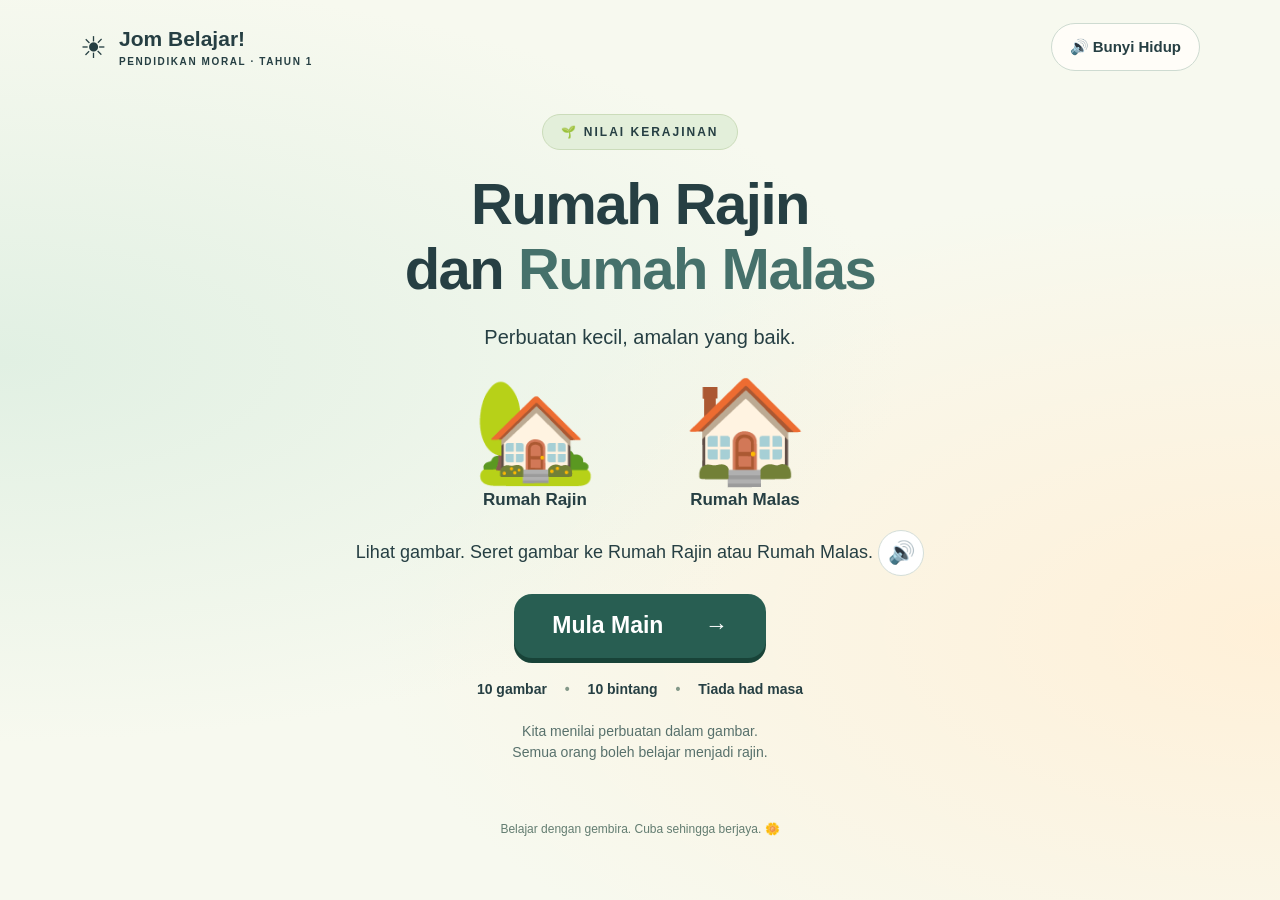
<file: index.html>
<!doctype html>
<html lang="ms"><head><meta charset="utf-8"><meta name="viewport" content="width=device-width,initial-scale=1"><title>Rumah Rajin dan Rumah Malas</title><link rel="stylesheet" href="style.css"></head>
<body><header><a class="brand" href="./">☀ <span>Jom Belajar!<small>PENDIDIKAN MORAL · TAHUN 1</small></span></a><button id="sound" aria-pressed="true">🔊 Bunyi Hidup</button></header>
<main><section id="welcome" class="welcome"><span class="pill">🌱 NILAI KERAJINAN</span><h1>Rumah Rajin<br>dan <span>Rumah Malas</span></h1><p>Perbuatan kecil, amalan yang baik.</p><div class="intro-houses" aria-hidden="true"><div>🏡<strong>Rumah Rajin</strong></div><div>🏠<strong>Rumah Malas</strong></div></div><p class="instruction">Lihat gambar. Seret gambar ke Rumah Rajin atau Rumah Malas. <button class="voice" data-say="Lihat gambar. Seret gambar ke Rumah Rajin atau Rumah Malas." aria-label="Dengar arahan">🔊</button></p><button id="start" class="primary">Mula Main <span>→</span></button><div class="facts">10 gambar <span>•</span> 10 bintang <span>•</span> Tiada had masa</div><p class="note">Kita menilai perbuatan dalam gambar.<br>Semua orang boleh belajar menjadi rajin.</p></section>
<section id="game" hidden><div class="game-head"><div><span class="eyebrow">MARI KELASKAN GAMBAR</span><h1>Ke rumah yang mana?</h1></div><div class="score"><strong id="progress">Selesai: 0/10</strong><span id="stars">⭐ 0/10</span></div></div><div class="track"><div id="bar"></div></div><p class="instruction">Lihat gambar. Seret gambar ke Rumah Rajin atau Rumah Malas. <button class="voice" data-say="Lihat gambar. Seret gambar ke Rumah Rajin atau Rumah Malas. Atau sentuh gambar, kemudian sentuh rumah." aria-label="Dengar arahan">🔊</button></p><div class="play-area"><div class="houses"><button class="house rajin" data-house="rajin"><span class="roof"></span><span class="house-content"><span class="house-icon">🌻</span><strong>RUMAH RAJIN</strong><span class="drop-text">Letakkan gambar di sini</span><span class="collected" id="collected-rajin"></span><span class="door" aria-hidden="true"></span></span></button><button class="house malas" data-house="malas"><span class="roof"></span><span class="house-content"><span class="house-icon">☁️</span><strong>RUMAH MALAS</strong><span class="drop-text">Letakkan gambar di sini</span><span class="collected" id="collected-malas"></span><span class="door" aria-hidden="true"></span></span></button></div><div class="card-zone"><div class="card-shell"><button id="card" class="card" aria-pressed="false"><img id="picture" draggable="false" alt=""><span id="caption"></span></button><button id="caption-sound" class="voice" aria-label="Dengar kapsyen gambar">🔊</button></div><p id="hint">Seret gambar, atau sentuh gambar kemudian rumah.</p></div></div><p id="feedback" role="status" aria-live="polite">Kamu boleh! Lihat perbuatannya dengan teliti.</p></section>
<section id="finish" hidden><div class="trophy">🏆</div><span class="pill">⭐ 10 / 10 BINTANG</span><h1>Tahniah! Kamu berjaya<br>mengelaskan 10 gambar!</h1><p>Mari amalkan kerajinan setiap hari.</p><h2>Ini perbuatan rajin yang boleh kita amalkan:</h2><div id="review"></div><button id="replay" class="primary">↻ Main Semula</button><p class="note">Rajin dan malas merujuk kepada perbuatan, bukan gelaran seseorang.</p></section><p id="audio-note" role="status"></p></main><footer>Belajar dengan gembira. Cuba sehingga berjaya. 🌼</footer><script src="game.js"></script></body></html>
</file>
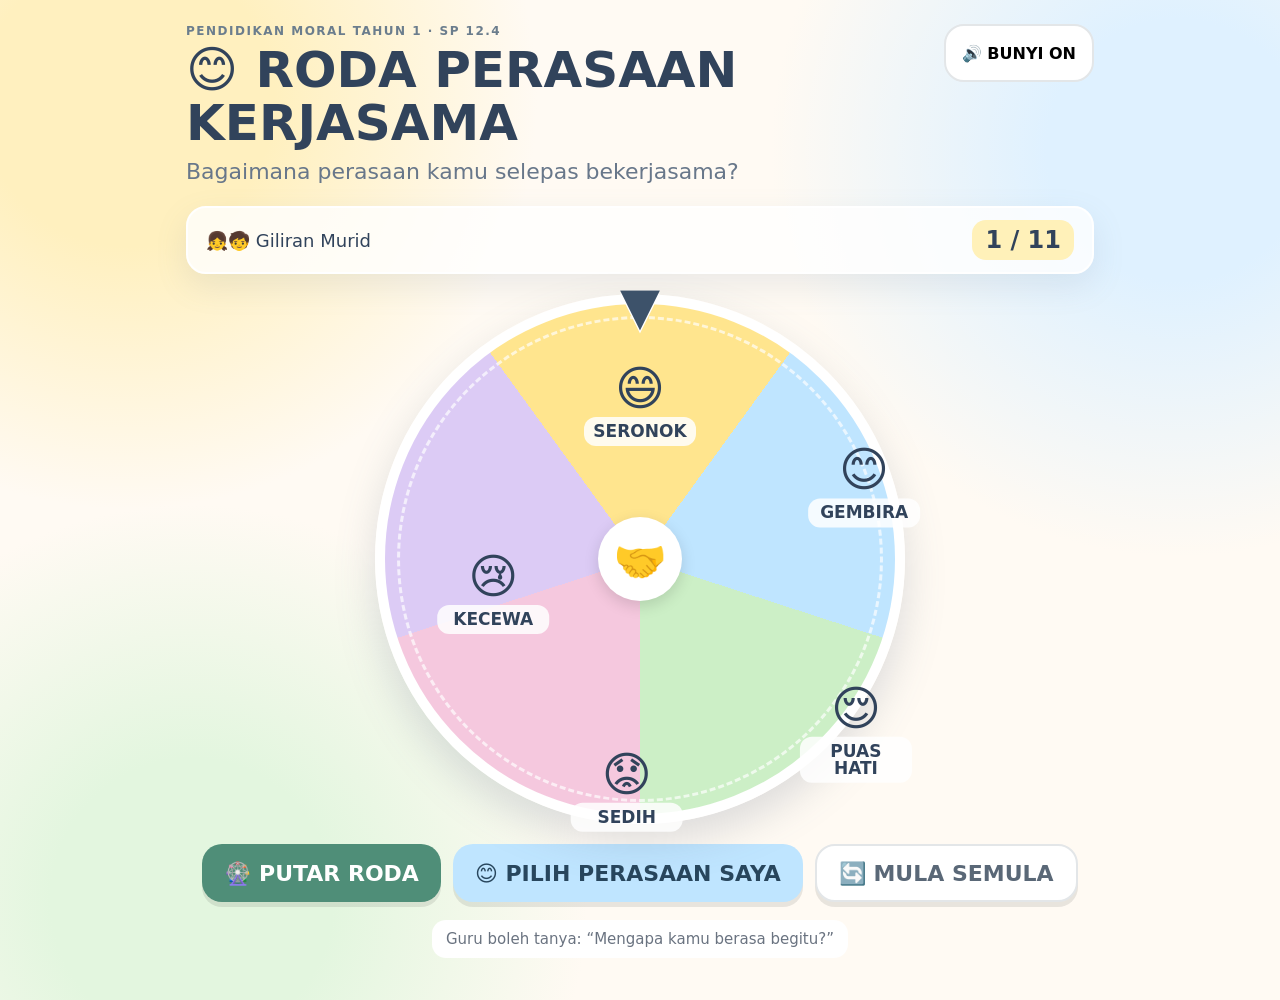
<file: roda-perasaan.html>
<!doctype html>
<html lang="ms">
<head>
  <meta charset="utf-8">
  <meta name="viewport" content="width=device-width,initial-scale=1,viewport-fit=cover">
  <meta name="theme-color" content="#fffaf3">
  <title>Roda Perasaan Kerjasama</title>
  <link rel="stylesheet" href="roda-style.css">
</head>
<body>
  <main class="app">
    <header class="topbar">
      <div>
        <p class="kicker">PENDIDIKAN MORAL TAHUN 1 · SP 12.4</p>
        <h1>😊 RODA PERASAAN KERJASAMA</h1>
        <p class="subtitle">Bagaimana perasaan kamu selepas bekerjasama?</p>
      </div>
      <button id="soundBtn" class="small-btn" aria-pressed="true">🔊 BUNYI ON</button>
    </header>

    <section class="turn-card" aria-live="polite">
      <span>👧🧒 Giliran Murid</span>
      <strong id="turnText">1 / 11</strong>
    </section>

    <section id="mainScreen" class="screen active">
      <div class="wheel-wrap">
        <div class="pointer" aria-hidden="true">▼</div>
        <div id="wheel" class="wheel" role="img" aria-label="Roda perasaan">
          <div class="wheel-label l1"><span>😄</span><b>SERONOK</b></div>
          <div class="wheel-label l2"><span>😊</span><b>GEMBIRA</b></div>
          <div class="wheel-label l3"><span>😌</span><b>PUAS HATI</b></div>
          <div class="wheel-label l4"><span>😟</span><b>SEDIH</b></div>
          <div class="wheel-label l5"><span>😢</span><b>KECEWA</b></div>
          <div class="wheel-center">🤝</div>
        </div>
      </div>

      <div class="actions">
        <button id="spinBtn" class="btn primary">🎡 PUTAR RODA</button>
        <button id="chooseBtn" class="btn secondary">😊 PILIH PERASAAN SAYA</button>
        <button id="resetBtn" class="btn ghost">🔄 MULA SEMULA</button>
      </div>
      <p class="teacher-tip">Guru boleh tanya: “Mengapa kamu berasa begitu?”</p>
    </section>

    <section id="confirmScreen" class="screen">
      <div id="bigEmoji" class="big-emoji">😊</div>
      <h2 id="pickedName">GEMBIRA</h2>
      <p class="question">Adakah ini perasaan kamu selepas bekerjasama?</p>
      <div class="actions two">
        <button id="yesBtn" class="btn primary">✅ YA</button>
        <button id="otherBtn" class="btn secondary">🔄 PILIH EMOJI LAIN</button>
      </div>
    </section>

    <section id="chooseScreen" class="screen">
      <h2>😊 Pilih perasaan kamu</h2>
      <p>Tekan satu kad yang paling sesuai.</p>
      <div id="emotionCards" class="emotion-grid"></div>
      <button id="backBtn" class="btn ghost">← KEMBALI</button>
    </section>

    <section id="sentenceScreen" class="screen">
      <div id="sentenceEmoji" class="big-emoji">😊</div>
      <h2 id="sentenceTitle">SAYA BERASA GEMBIRA</h2>
      <div id="sentenceGuide" class="sentence-box">“Saya berasa gembira kerana __________.”</div>
      <h3>Contoh jawapan</h3>
      <div id="examples" class="examples"></div>
      <div class="followup">
        <strong>Soalan guru:</strong>
        <span id="followupText">Mengapa kamu berasa begitu?</span>
      </div>
      <button id="nextBtn" class="btn primary next">➡️ MURID SETERUSNYA</button>
    </section>

    <section id="finishScreen" class="screen finish">
      <div class="stars" aria-hidden="true">🌟 ✨ 🌟</div>
      <h2>SYABAS SEMUA!</h2>
      <p>Kita mempunyai perasaan yang berbeza, tetapi kita boleh terus bekerjasama dan membantu antara satu sama lain.</p>
      <div class="friends" aria-label="Murid pelbagai kaum bekerjasama">🧒🏻 🤝 👧🏽 🤝 🧒🏾 🤝 👧🏻</div>
      <button id="playAgainBtn" class="btn primary">🔄 MAIN SEMULA</button>
    </section>

    <div id="confetti" class="confetti" aria-hidden="true"></div>
  </main>
  <script src="roda-script.js"></script>
</body>
</html>
</file>
<file: style.css>
:root{font-family:ui-rounded,'Trebuchet MS',Arial,sans-serif;color:#263f43;background:#f7f9ef;font-synthesis:none}*{box-sizing:border-box}body{margin:0;background:radial-gradient(ellipse at 0 40%,#e1f0e3,transparent 50%),radial-gradient(ellipse at 100% 70%,#fff0d8,transparent 50%);min-height:100vh}button,a{-webkit-tap-highlight-color:transparent}button{font:inherit;cursor:pointer;color:inherit;border:0}button:focus-visible,a:focus-visible{outline:4px solid #2865ab;outline-offset:5px}button:disabled{cursor:default}[hidden]{display:none!important}header{max-width:1180px;margin:auto;display:flex;justify-content:space-between;align-items:center;padding:23px 30px;gap:12px}.brand{text-decoration:none;color:inherit;display:flex;gap:12px;align-items:center;font-size:30px;font-weight:900}.brand span{font-size:21px}.brand small{display:block;font-size:10px;letter-spacing:1.6px;margin-top:5px}#sound{border:1px solid #cedbd1;background:#fffdf8;border-radius:30px;padding:13px 18px;font-size:15px;font-weight:bold;min-height:48px}main{max-width:1100px;margin:auto;padding:20px 28px}.welcome{text-align:center;max-width:690px;margin:auto}.pill{display:inline-block;background:#e3efda;border:1px solid #cbdcba;border-radius:30px;padding:10px 18px;letter-spacing:2px;font-size:12px;font-weight:bold}h1{font-size:clamp(34px,5vw,58px);line-height:1.12;letter-spacing:-1.5px;margin:22px 0 15px}h1 span{color:#46716b}p{font-size:20px;line-height:1.5}.intro-houses{display:flex;justify-content:center;gap:85px;margin:20px}.intro-houses div{font-size:100px}.intro-houses strong{display:block;font-size:17px}.instruction{font-size:18px;text-align:center;margin:18px auto}.voice{border-radius:50%;background:white;border:1px solid #d4ded9;min-width:46px;min-height:46px;font-size:22px;vertical-align:middle}.primary{background:#285e52;color:white;border-radius:18px;padding:18px 38px;font-size:23px;font-weight:bold;box-shadow:0 5px 0 #184338;min-height:64px}.primary:hover{background:#347465}.primary span{margin-left:35px}.facts{font-size:14px;margin-top:23px;font-weight:bold}.facts span{padding:0 14px;color:#839888}.note{font-size:14px;color:#58716c;margin:24px 0}.game-head{display:flex;justify-content:space-between;align-items:center;gap:15px}.eyebrow{font-size:11px;letter-spacing:2px;font-weight:bold;color:#52786a}.game-head h1{font-size:35px;margin:9px 0}.score{display:flex;gap:15px;align-items:center;background:white;padding:12px 18px;border-radius:18px;white-space:nowrap}.score span{padding:8px;background:#fff4ca;border-radius:10px}.track{background:#dce8da;height:8px;border-radius:10px;margin:15px 0;overflow:hidden}#bar{height:100%;background:#79a783;width:0;transition:width .4s}.play-area{display:grid;grid-template-columns:1.4fr 1fr;gap:35px;align-items:center;margin-top:25px}.houses{display:grid;grid-template-columns:1fr 1fr;gap:20px;align-items:end}.house{position:relative;background:none;padding:0;padding-top:70px;min-width:0;transition:transform .2s,filter .2s}.roof{position:absolute;inset:0 0 auto;height:100px;background:#83afa0;clip-path:polygon(50% 0,100% 75%,100% 91%,0 91%,0 75%)}.malas .roof{background:#b9a7ca}.house-content{position:relative;display:flex;align-items:center;flex-direction:column;background:#dbeadc;border:3px solid #aac9b5;border-top:0;border-radius:0 0 16px 16px;min-height:270px;margin:0 10px;padding:15px 8px 0;overflow:hidden}.malas .house-content{background:#ede4f0;border-color:#cbbbd6}.house-icon{font-size:32px;margin-bottom:10px}.house strong{font-size:20px;white-space:nowrap}.drop-text{font-size:13px;margin:10px 0}.door{margin-top:auto;width:55px;height:65px;background:#b4ccbb;border-radius:30px 30px 0 0}.malas .door{background:#d1bfdb}.collected{display:flex;flex-wrap:wrap;gap:4px;justify-content:center;margin:5px 0;min-height:45px}.collected img{width:35px;height:35px;border:2px solid white;border-radius:8px;object-fit:cover}.house.over{transform:scale(1.04);filter:drop-shadow(0 0 7px #496e5a)}.card-shell{position:relative}.card{display:block;width:100%;background:#fffdf8;border:3px solid white;border-radius:24px;padding:10px 10px 20px;box-shadow:0 9px 30px #34554716;touch-action:none;user-select:none;cursor:grab;transition:opacity .2s,transform .3s}.card img{display:block;width:100%;aspect-ratio:1;object-fit:contain;border-radius:17px;pointer-events:none}.card span{display:block;font-size:23px;line-height:1.2;font-weight:bold;margin:12px 32px 0 5px;min-height:56px}.card.selected{border-color:#3e7c67;box-shadow:0 0 0 5px #c9e1d2}.card-shell>.voice{position:absolute;right:13px;bottom:20px}.card.flying{opacity:0;transform:scale(.2) translateY(-50px)}.drag-ghost{position:fixed;z-index:100;pointer-events:none;width:150px;border-radius:16px;border:4px solid white;box-shadow:0 9px 25px #0003}#hint{font-size:14px;text-align:center;margin:15px 0 0}#feedback{font-size:20px;text-align:center;min-height:48px;font-weight:bold;padding:12px;background:#ffffff9c;border-radius:14px}#feedback.error{background:#fff0d3}#feedback.success{background:#d7eddc}#finish{text-align:center}.trophy{font-size:68px;margin:5px}#finish h1{font-size:38px}#finish h2{font-size:20px;margin:30px 0 20px}#review{display:grid;grid-template-columns:repeat(5,1fr);gap:14px;margin-bottom:30px}.review-card{background:white;padding:9px;border-radius:18px}.review-card img{width:100%;border-radius:12px}.review-card p{font-size:16px;font-weight:bold;line-height:1.35;margin:10px 0}.review-card button{font-size:18px;min-width:44px;min-height:44px;border-radius:50%}#audio-note{text-align:center;font-size:13px}footer{text-align:center;padding:15px 20px 25px;font-size:12px;color:#637d71}@media(max-width:800px){.play-area{gap:20px;grid-template-columns:1.25fr 1fr}.houses{gap:10px}.house-content{margin:0 3px}.house strong{font-size:16px}.drop-text{font-size:11px}.card span{font-size:20px}.score{font-size:14px;gap:7px}.game-head h1{font-size:28px}}@media(max-width:600px){header{padding:15px}.brand span{font-size:16px}.brand small{font-size:8px;letter-spacing:.5px}.brand{font-size:23px;gap:7px}#sound{padding:9px 10px;font-size:12px}main{padding:12px 15px}.welcome h1{font-size:43px}.intro-houses{gap:45px}.intro-houses div{font-size:85px}.game-head{align-items:start}.game-head h1{font-size:25px}.eyebrow{font-size:9px}.score{flex-direction:column;padding:8px 12px;gap:3px}.instruction{font-size:15px;line-height:1.5;margin:10px 0}.play-area{display:flex;flex-direction:column;gap:16px;margin-top:12px}.houses{width:100%;gap:15px}.house{padding-top:40px}.roof{height:65px}.house-content{min-height:160px;padding-top:7px}.house-icon{font-size:23px;margin-bottom:4px}.house strong{font-size:17px}.drop-text{font-size:11px;margin:5px 0}.door{height:26px;width:38px}.collected{min-height:28px;margin:4px 0}.collected img{width:24px;height:24px}.card-zone{width:255px}.card{border-radius:19px;padding:6px 6px 10px}.card img{height:185px}.card span{font-size:18px;margin-top:7px;min-height:44px}.card-shell>.voice{right:9px;bottom:13px;min-width:40px;min-height:40px;font-size:18px}#hint{font-size:12px;margin-top:9px}#feedback{font-size:16px;margin:12px 0;padding:10px}#review{grid-template-columns:repeat(2,1fr)}#review .review-card:last-child{grid-column:1/-1;max-width:180px;justify-self:center}#finish h1{font-size:30px}.note{font-size:12px}}@media(prefers-reduced-motion:reduce){*{transition:none!important}}
</file>
<file: roda-style.css>
:root{
  --ink:#31435b;--muted:#68778a;--paper:#fffdf8;--shadow:0 12px 32px #6b7c9322;
  font-family:"Nunito","Poppins","Fredoka",system-ui,-apple-system,BlinkMacSystemFont,"Segoe UI",sans-serif;
}
*{box-sizing:border-box}
body{margin:0;min-height:100vh;color:var(--ink);background:
  radial-gradient(circle at 10% 10%,#fff0bf 0 10%,transparent 28%),
  radial-gradient(circle at 92% 15%,#dff1ff 0 9%,transparent 28%),
  radial-gradient(circle at 15% 90%,#e3f6df 0 10%,transparent 28%),#fffaf3}
button{-webkit-tap-highlight-color:transparent;touch-action:manipulation;font:inherit}
button:focus-visible{outline:5px solid #6f9ee8;outline-offset:4px}
.app{width:min(980px,100%);margin:auto;padding:24px clamp(16px,4vw,36px) 42px}
.topbar{display:flex;align-items:flex-start;justify-content:space-between;gap:16px}
.kicker{margin:0 0 6px;font-size:12px;letter-spacing:1.5px;font-weight:900;color:#6b7d8d}
h1{margin:0;font-size:clamp(28px,5vw,50px);line-height:1.05}
.subtitle{font-size:clamp(17px,2.5vw,22px);margin:10px 0;color:var(--muted)}
.small-btn,.btn{border:0;border-radius:20px;font-weight:900;min-height:58px;cursor:pointer}
.small-btn{background:#fff;border:2px solid #e3e6e8;padding:12px 16px;white-space:nowrap}
.turn-card{margin:12px 0 20px;background:#ffffffcc;border:2px solid #fff;border-radius:20px;box-shadow:var(--shadow);padding:12px 18px;display:flex;justify-content:space-between;align-items:center;font-size:18px}
.turn-card strong{font-size:24px;background:#fff1b9;padding:6px 13px;border-radius:14px}
.screen{display:none;text-align:center}
.screen.active{display:block}
.wheel-wrap{position:relative;width:min(72vw,530px);aspect-ratio:1;margin:10px auto 20px}
.pointer{position:absolute;z-index:5;top:-18px;left:50%;transform:translateX(-50%);font-size:52px;color:#3d526a;filter:drop-shadow(0 3px 0 #fff)}
.wheel{position:relative;width:100%;height:100%;border-radius:50%;border:10px solid white;box-shadow:0 18px 40px #58698135;
 background:conic-gradient(from -36deg,#ffe58e 0 72deg,#bfe5ff 72deg 144deg,#ccefc6 144deg 216deg,#f5c8de 216deg 288deg,#dccbf5 288deg 360deg);
 transition:transform 3.6s cubic-bezier(.13,.64,.14,1)}
.wheel:after{content:"";position:absolute;inset:12px;border-radius:50%;border:3px dashed #ffffffaa;pointer-events:none}
.wheel-center{position:absolute;inset:50% auto auto 50%;transform:translate(-50%,-50%);width:84px;height:84px;border-radius:50%;display:grid;place-items:center;background:white;font-size:42px;box-shadow:0 5px 15px #0002;z-index:2}
.wheel-label{position:absolute;left:50%;top:50%;width:112px;text-align:center;transform-origin:0 0;z-index:1;line-height:1}
.wheel-label span{display:block;font-size:clamp(30px,6vw,48px);margin-bottom:5px}
.wheel-label b{display:block;font-size:clamp(12px,2vw,17px);background:#ffffffd9;padding:6px;border-radius:12px}
.l1{transform:rotate(0deg) translate(0,-195px) translateX(-56px)}
.l2{transform:rotate(72deg) translate(0,-195px) translateX(-56px) rotate(-72deg)}
.l3{transform:rotate(144deg) translate(0,-195px) translateX(-56px) rotate(-144deg)}
.l4{transform:rotate(216deg) translate(0,-195px) translateX(-56px) rotate(-216deg)}
.l5{transform:rotate(288deg) translate(0,-195px) translateX(-56px) rotate(-288deg)}
.actions{display:flex;flex-wrap:wrap;justify-content:center;gap:12px}
.actions.two .btn{min-width:200px}
.btn{padding:14px 22px;font-size:clamp(17px,2.5vw,22px);box-shadow:0 5px 0 #00000017}
.btn:active{transform:translateY(2px);box-shadow:0 2px 0 #00000017}
.primary{background:#4f8e78;color:white}
.secondary{background:#bfe5ff;color:#28465d}
.ghost{background:white;color:#5a6877;border:2px solid #e3e6e8}
.teacher-tip{display:inline-block;margin:18px auto 0;padding:10px 14px;border-radius:14px;background:#fff;color:#6a7380;font-size:15px}
.big-emoji{font-size:clamp(92px,20vw,150px);margin-top:25px;animation:pop .35s ease}
h2{font-size:clamp(30px,6vw,48px);margin:8px 0}
.question{font-size:clamp(20px,3vw,26px);font-weight:800}
.emotion-grid{display:grid;grid-template-columns:repeat(5,1fr);gap:12px;margin:24px 0}
.emotion-card{border:0;border-radius:22px;padding:16px 8px;background:white;box-shadow:var(--shadow);min-height:145px;color:var(--ink);font-weight:900;font-size:16px}
.emotion-card span{font-size:55px;display:block;margin-bottom:8px}
.sentence-box{max-width:720px;margin:18px auto;background:white;border:3px solid #f0e6cb;border-radius:24px;padding:22px;font-size:clamp(21px,3.5vw,30px);font-weight:900;box-shadow:var(--shadow)}
h3{margin:24px 0 10px}
.examples{display:flex;flex-wrap:wrap;justify-content:center;gap:10px}
.example{background:#fff;border:2px solid #e5e9e9;border-radius:999px;padding:10px 14px;font-size:16px}
.followup{margin:24px auto;max-width:700px;background:#eef7ff;border-radius:18px;padding:14px 18px;display:flex;gap:8px;justify-content:center;flex-wrap:wrap}
.next{margin-top:4px}
.finish{padding-top:35px}
.stars{font-size:56px}
.finish p{font-size:clamp(20px,3vw,28px);max-width:760px;margin:15px auto 24px}
.friends{font-size:clamp(45px,10vw,78px);margin:20px 0 28px}
.confetti{position:fixed;inset:0;pointer-events:none;overflow:hidden;z-index:20}
.confetti i{position:absolute;top:-20px;width:11px;height:18px;border-radius:3px;animation:fall 1.3s linear forwards}
@keyframes pop{0%{transform:scale(.65);opacity:.2}100%{transform:scale(1);opacity:1}}
@keyframes fall{to{transform:translateY(110vh) rotate(600deg);opacity:.9}}
@media(max-width:740px){
 .topbar{flex-direction:column}.small-btn{align-self:flex-end;margin-top:-6px}
 .emotion-grid{grid-template-columns:repeat(2,1fr)}
 .emotion-card:last-child{grid-column:1/-1;width:50%;justify-self:center}
 .wheel-wrap{width:min(91vw,480px)}
 .wheel-label{width:92px}
 .l1{transform:rotate(0) translate(0,-36vw) translateX(-46px)}
 .l2{transform:rotate(72deg) translate(0,-36vw) translateX(-46px) rotate(-72deg)}
 .l3{transform:rotate(144deg) translate(0,-36vw) translateX(-46px) rotate(-144deg)}
 .l4{transform:rotate(216deg) translate(0,-36vw) translateX(-46px) rotate(-216deg)}
 .l5{transform:rotate(288deg) translate(0,-36vw) translateX(-46px) rotate(-288deg)}
}
@media(max-width:430px){
 .app{padding:14px 12px 30px}.turn-card{font-size:16px}.turn-card strong{font-size:20px}
 .wheel{border-width:7px}.wheel-center{width:66px;height:66px;font-size:34px}
 .wheel-label span{font-size:30px}.wheel-label b{font-size:10px;padding:5px}
 .actions{flex-direction:column}.btn{width:100%}
}
@media(prefers-reduced-motion:reduce){.wheel{transition-duration:.01ms}.big-emoji{animation:none}.confetti{display:none}}
</file>
